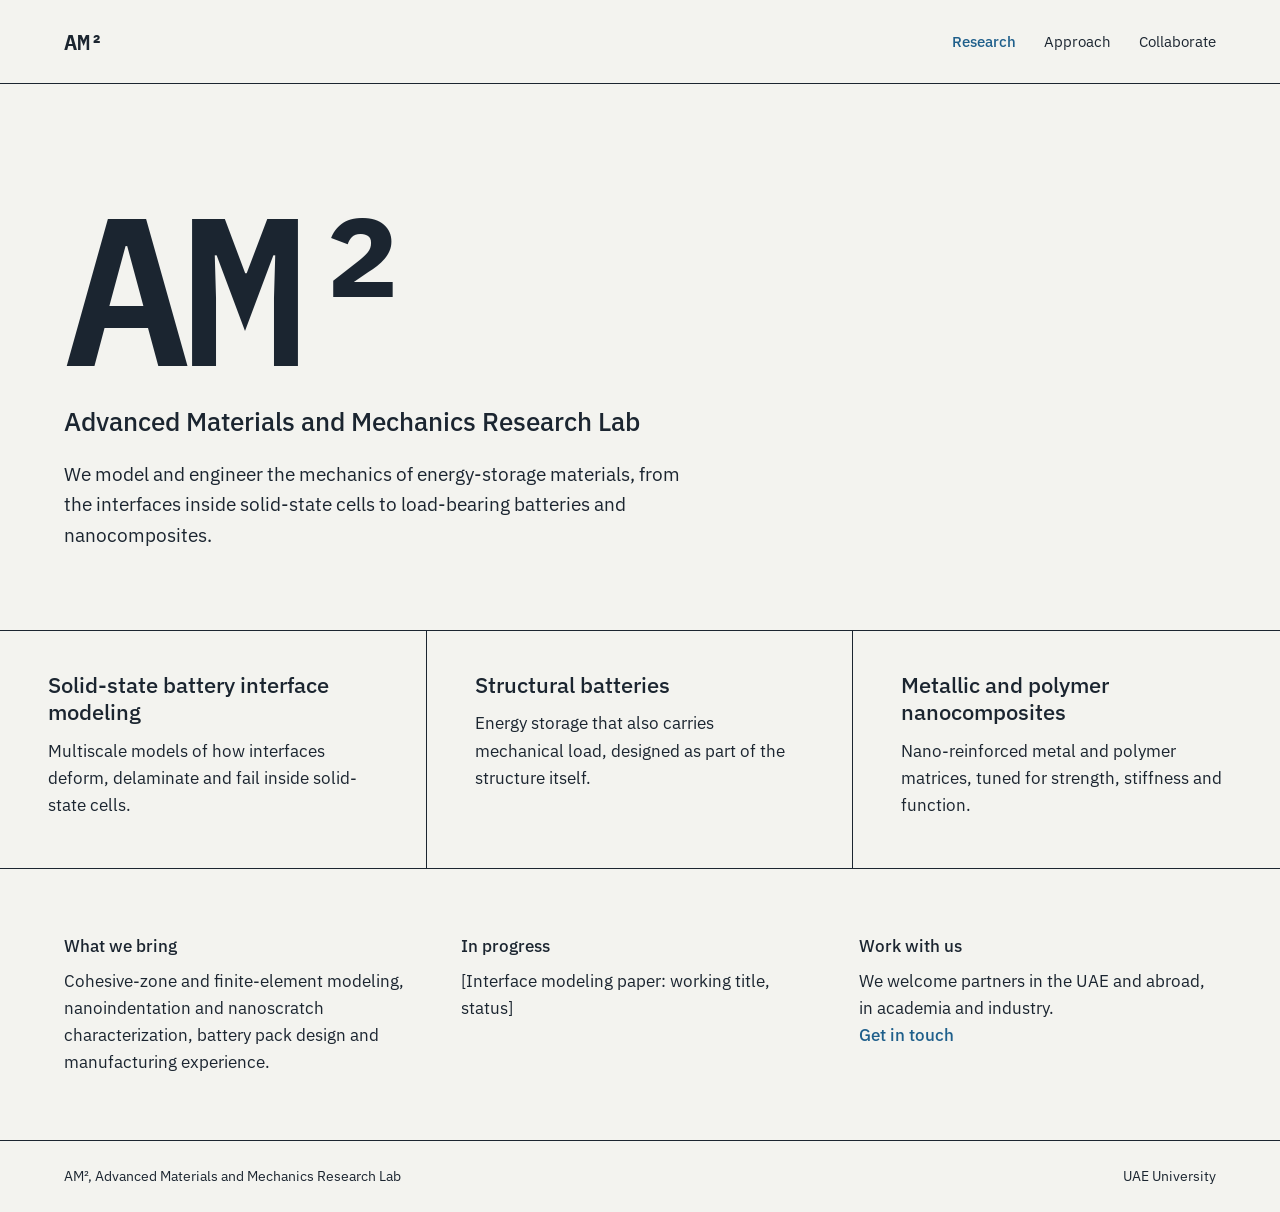
<file: index.html>
<!doctype html>
<html lang="en"><head><title>AM² | Advanced Materials and Mechanics Research Lab</title>
<meta name="description" content="AM² is a research lab at UAE University working on nanocomposites, solid-state battery interfaces, and structural batteries.">
<meta charset="utf-8"><meta name="viewport" content="width=device-width,initial-scale=1"><link rel="preconnect" href="https://fonts.googleapis.com"><link rel="preconnect" href="https://fonts.gstatic.com" crossorigin><link href="https://fonts.googleapis.com/css2?family=IBM+Plex+Mono:wght@500;600&family=IBM+Plex+Sans:wght@400;500&display=swap" rel="stylesheet"><link rel="stylesheet" href="style.css"></head>
<body><div class="wrap">
<header><a class="mark" href="index.html">AM²</a>
<nav><a href="index.html" aria-current="page">Research</a><a href="#approach">Approach</a><a href="collaborate.html">Collaborate</a></nav></header>
<main>
<section class="hero"><h1>AM²</h1>
<p class="name">Advanced Materials and Mechanics Research Lab</p>
<p>We model and engineer the mechanics of energy-storage materials, from the interfaces inside solid-state cells to load-bearing batteries and nanocomposites.</p></section>
<section class="pillars" id="research">
<div><h2>Solid-state battery interface modeling</h2><p>Multiscale models of how interfaces deform, delaminate and fail inside solid-state cells.</p></div>
<div><h2>Structural batteries</h2><p>Energy storage that also carries mechanical load, designed as part of the structure itself.</p></div>
<div><h2>Metallic and polymer nanocomposites</h2><p>Nano-reinforced metal and polymer matrices, tuned for strength, stiffness and function.</p></div>
</section>
<section class="cols" id="approach">
<div><h3>What we bring</h3><p>Cohesive-zone and finite-element modeling, nanoindentation and nanoscratch characterization, battery pack design and manufacturing experience.</p></div>
<div><h3>In progress</h3><p>[Interface modeling paper: working title, status]</p></div>
<div><h3>Work with us</h3><p>We welcome partners in the UAE and abroad, in academia and industry.</p><p><a class="link" href="collaborate.html">Get in touch</a></p></div>
</section></main>
<footer><span>AM², Advanced Materials and Mechanics Research Lab</span><span>UAE University</span></footer>
</div></body></html>
</file>
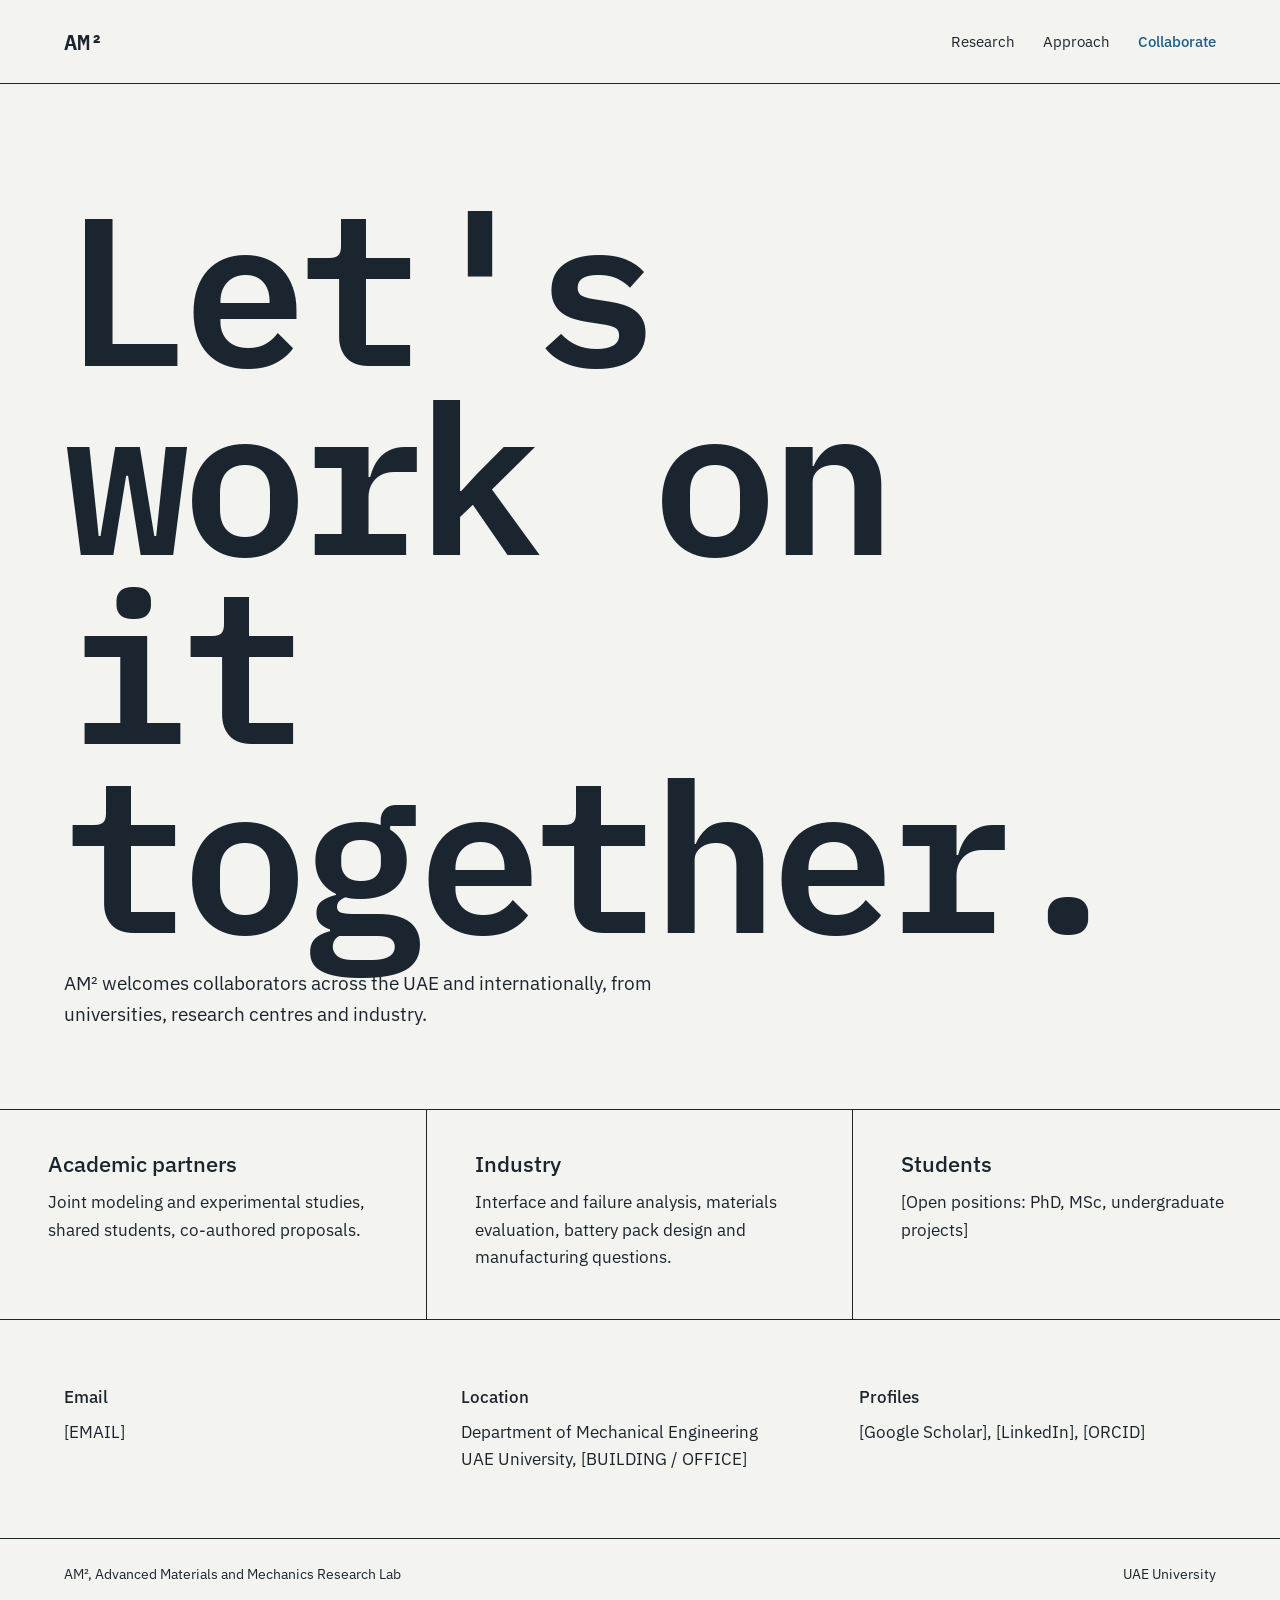
<file: collaborate.html>
<!doctype html>
<html lang="en"><head><title>Collaborate | AM²</title>
<meta name="description" content="Collaborate with AM², a materials and mechanics research lab at UAE University.">
<meta charset="utf-8"><meta name="viewport" content="width=device-width,initial-scale=1"><link rel="preconnect" href="https://fonts.googleapis.com"><link rel="preconnect" href="https://fonts.gstatic.com" crossorigin><link href="https://fonts.googleapis.com/css2?family=IBM+Plex+Mono:wght@500;600&family=IBM+Plex+Sans:wght@400;500&display=swap" rel="stylesheet"><link rel="stylesheet" href="style.css"></head>
<body><div class="wrap">
<header><a class="mark" href="index.html">AM²</a>
<nav><a href="index.html">Research</a><a href="index.html#approach">Approach</a><a href="collaborate.html" aria-current="page">Collaborate</a></nav></header>
<main>
<section class="hero"><h1 class="page-title">Let's work on it together.</h1>
<p>AM² welcomes collaborators across the UAE and internationally, from universities, research centres and industry.</p></section>
<section class="pillars">
<div><h2>Academic partners</h2><p>Joint modeling and experimental studies, shared students, co-authored proposals.</p></div>
<div><h2>Industry</h2><p>Interface and failure analysis, materials evaluation, battery pack design and manufacturing questions.</p></div>
<div><h2>Students</h2><p>[Open positions: PhD, MSc, undergraduate projects]</p></div>
</section>
<section class="cols">
<div><h3>Email</h3><p><a href="mailto:EMAIL@uaeu.ac.ae">[EMAIL]</a></p></div>
<div><h3>Location</h3><p>Department of Mechanical Engineering<br>UAE University, [BUILDING / OFFICE]</p></div>
<div><h3>Profiles</h3><p>[Google Scholar], [LinkedIn], [ORCID]</p></div>
</section></main>
<footer><span>AM², Advanced Materials and Mechanics Research Lab</span><span>UAE University</span></footer>
</div></body></html>
</file>
<file: style.css>
:root{--paper:#F3F3EF;--ink:#1B2530;--accent:#1F5F8B;--rule:#1B2530;--max:1280px}
*{box-sizing:border-box}
html{-webkit-text-size-adjust:100%}
body{margin:0;background:var(--paper);color:var(--ink);font-family:"IBM Plex Sans",Arial,sans-serif;font-size:17px;line-height:1.6}
a{color:var(--ink);text-decoration:none}
a:hover{color:var(--accent)}
a:focus-visible{outline:2px solid var(--accent);outline-offset:3px}
.wrap{max-width:var(--max);margin:0 auto;min-height:100vh;display:flex;flex-direction:column}
header{display:flex;flex-wrap:wrap;justify-content:space-between;align-items:center;gap:16px;padding:24px clamp(20px,5vw,64px);border-bottom:1px solid var(--rule)}
.mark{font-family:"IBM Plex Mono",monospace;font-weight:600;font-size:22px}
nav{display:flex;flex-wrap:wrap;gap:28px;font-size:15px}
nav a[aria-current]{color:var(--accent);font-weight:500}
.hero{padding:clamp(56px,9vw,104px) clamp(20px,5vw,64px) clamp(48px,7vw,80px);border-bottom:1px solid var(--rule)}
.hero h1{margin:0 0 24px;font-family:"IBM Plex Mono",monospace;font-weight:600;font-size:clamp(88px,18vw,210px);line-height:.9;letter-spacing:-.04em}
.hero .name{font-size:clamp(20px,2.4vw,26px);font-weight:500;margin:0 0 16px}
.hero p{max-width:34em;margin:0;font-size:19px}
h2{font-size:22px;line-height:1.25;font-weight:500;margin:0 0 12px}
.pillars{display:grid;grid-template-columns:repeat(auto-fit,minmax(260px,1fr));border-bottom:1px solid var(--rule)}
.pillars>div{padding:40px clamp(20px,5vw,48px) 48px;border-right:1px solid var(--rule)}
.pillars>div:last-child{border-right:0}
.pillars p{margin:0}
.cols{display:grid;grid-template-columns:repeat(auto-fit,minmax(260px,1fr));gap:40px;padding:clamp(40px,6vw,64px) clamp(20px,5vw,64px)}
.cols h3{font-size:17px;font-weight:500;margin:0 0 8px}
.cols p{margin:0}
.link{color:var(--accent);font-weight:500}
.page-title{margin:0 0 20px;font-family:"IBM Plex Mono",monospace;font-weight:600;font-size:clamp(36px,6vw,68px);line-height:1.05;letter-spacing:-.02em;max-width:14em}
footer{margin-top:auto;padding:24px clamp(20px,5vw,64px);border-top:1px solid var(--rule);font-size:14px;display:flex;flex-wrap:wrap;justify-content:space-between;gap:8px}
@media(max-width:700px){.pillars>div{border-right:0;border-bottom:1px solid var(--rule)}.pillars>div:last-child{border-bottom:0}}
</file>
